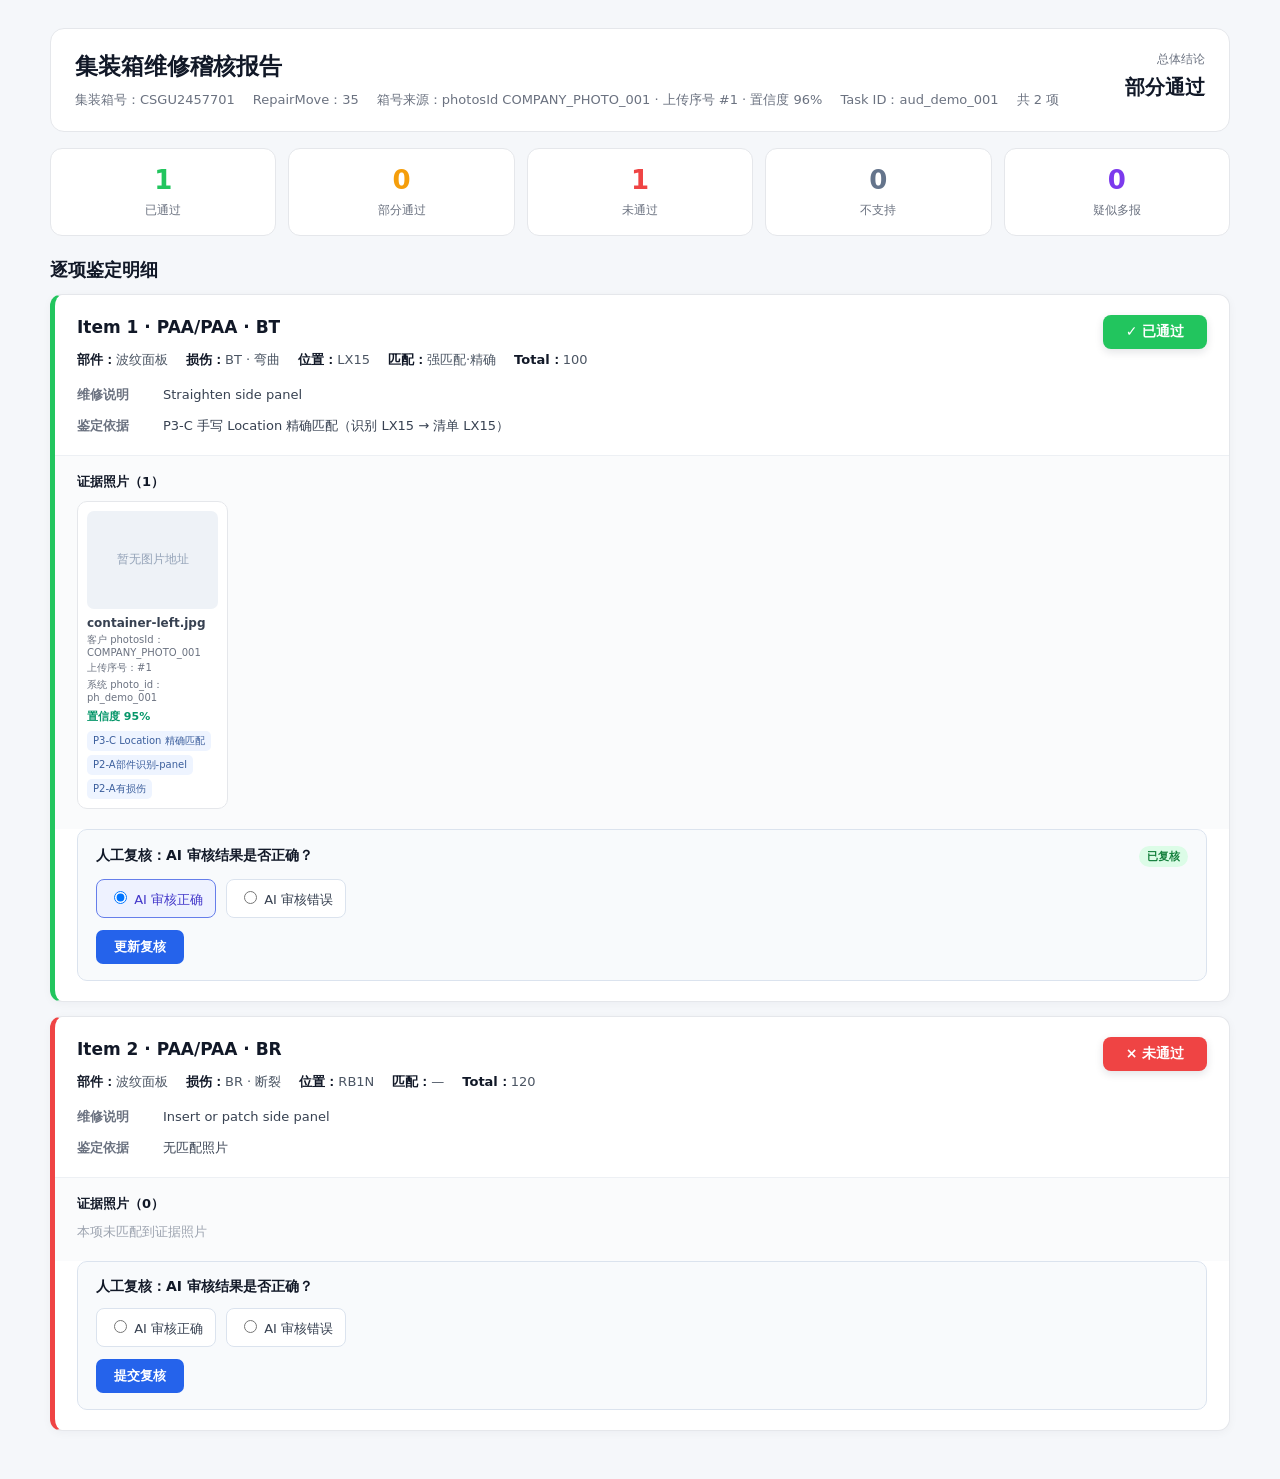
<file: partner_frontend/index.html>
<!doctype html>
<html lang="zh-CN">
<head>
  <meta charset="utf-8">
  <meta name="viewport" content="width=device-width, initial-scale=1">
  <title>稽核报告</title>
  <link rel="stylesheet" href="./styles.css">
</head>
<body>
  <main class="page-shell">
    <div id="audit-report-root" class="loading">正在加载鉴定结果…</div>
  </main>

  <script>
    // 客户后端可在返回 HTML 时覆盖此配置，或直接赋值 window.AUDIT_REPORT。
    window.AUDIT_PAGE_CONFIG = window.AUDIT_PAGE_CONFIG || {
      reportUrl: './sample-report.json',
      imageBaseUrl: '',
      // 演示环境只回显成功；正式接入请改为调用合作方自己的后端接口。
      onReviewSubmit: function (review) {
        console.log('人工复核演示数据：', review);
        return Promise.resolve();
      }
    };
  </script>
  <script src="./report-renderer.js"></script>
  <script>
    window.AuditReportRenderer.load(
      document.getElementById('audit-report-root'),
      window.AUDIT_PAGE_CONFIG,
      window.AUDIT_REPORT
    );
  </script>
</body>
</html>
</file>
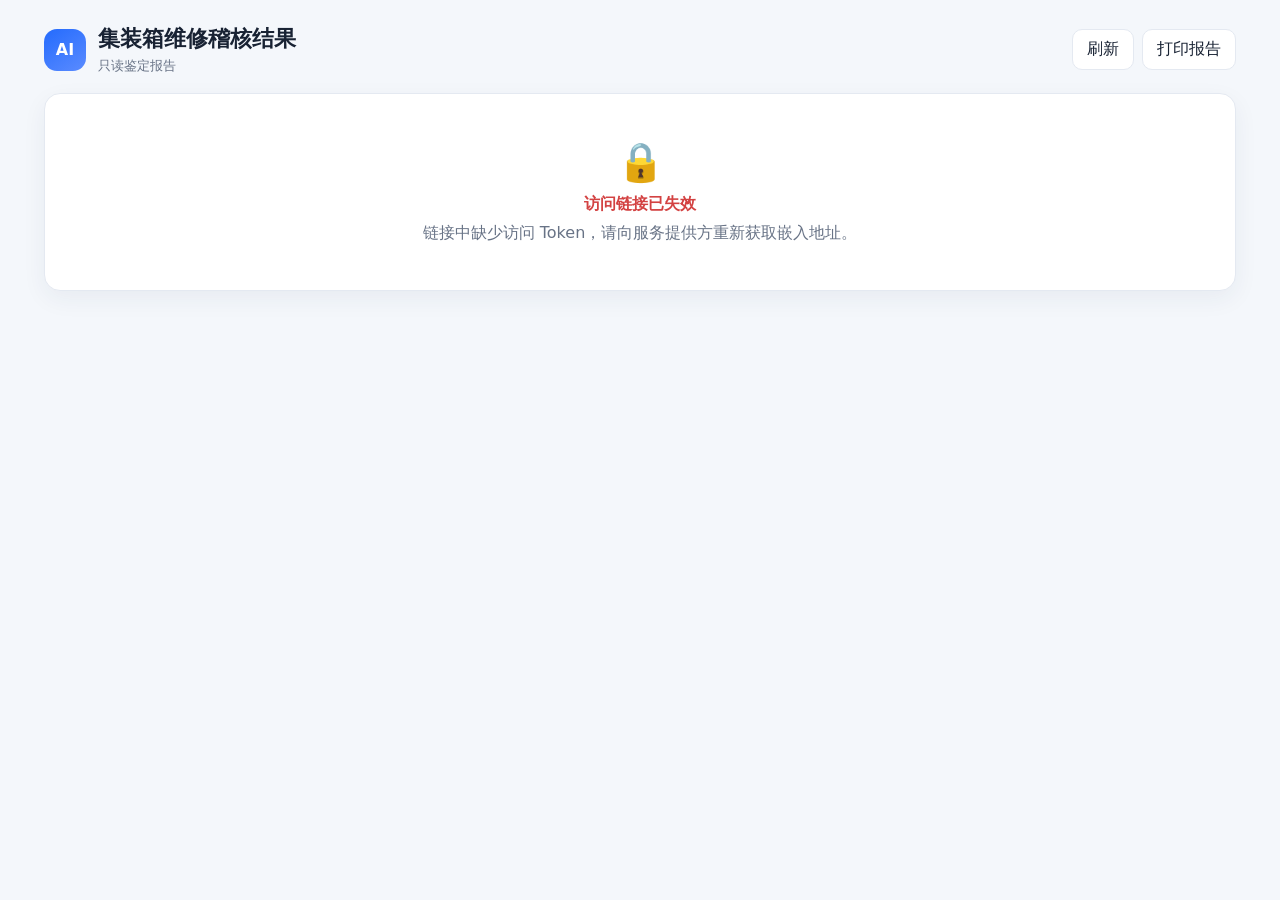
<file: static/embed.html>
<!doctype html>
<html lang="zh-CN">
<head>
  <meta charset="utf-8">
  <meta name="viewport" content="width=device-width, initial-scale=1">
  <meta name="referrer" content="no-referrer">
  <title>集装箱维修稽核结果</title>
  <style>
    :root {
      color-scheme: light;
      --bg: #f4f7fb;
      --card: #ffffff;
      --line: #e4e9f1;
      --text: #182233;
      --muted: #687386;
      --blue: #246bfd;
      --green: #0b9f6e;
      --green-bg: #e9f8f2;
      --amber: #c37a05;
      --amber-bg: #fff6df;
      --red: #d34242;
      --red-bg: #fff0f0;
      font-family: Inter, ui-sans-serif, system-ui, -apple-system, BlinkMacSystemFont,
        "Segoe UI", "PingFang SC", "Microsoft YaHei", sans-serif;
    }
    * { box-sizing: border-box; }
    body { margin: 0; background: var(--bg); color: var(--text); }
    button { font: inherit; }
    .page { max-width: 1240px; margin: 0 auto; padding: 24px; }
    .topbar { display: flex; align-items: center; justify-content: space-between; gap: 16px; margin-bottom: 18px; }
    .brand { display: flex; align-items: center; gap: 12px; }
    .brand-mark { display: grid; place-items: center; width: 42px; height: 42px; border-radius: 13px; color: white; background: linear-gradient(145deg, #246bfd, #5a8bff); font-weight: 800; }
    h1 { margin: 0; font-size: 22px; }
    .subtitle { margin-top: 3px; color: var(--muted); font-size: 13px; }
    .actions { display: flex; gap: 8px; }
    .btn { border: 1px solid var(--line); background: white; color: var(--text); padding: 9px 14px; border-radius: 10px; cursor: pointer; }
    .btn:hover { border-color: #b6c5df; background: #f9fbff; }
    .card { background: var(--card); border: 1px solid var(--line); border-radius: 16px; box-shadow: 0 8px 24px rgba(31, 50, 81, .06); }
    .hero { padding: 22px; display: grid; grid-template-columns: minmax(0, 1fr) auto; align-items: center; gap: 20px; }
    .hero-title { display: flex; align-items: center; gap: 10px; flex-wrap: wrap; }
    .container { font-weight: 800; font-size: 25px; letter-spacing: .5px; }
    .task-id { margin-top: 8px; color: var(--muted); font: 12px ui-monospace, SFMono-Regular, Menlo, monospace; word-break: break-all; }
    .badge { display: inline-flex; align-items: center; gap: 5px; border-radius: 999px; padding: 5px 10px; font-size: 12px; font-weight: 700; }
    .badge.verified, .badge.succeeded { color: var(--green); background: var(--green-bg); }
    .badge.partial, .badge.running, .badge.pending { color: var(--amber); background: var(--amber-bg); }
    .badge.missing, .badge.failed, .badge.cancelled, .badge.unsupported { color: var(--red); background: var(--red-bg); }
    .conclusion { min-width: 172px; text-align: center; border-left: 1px solid var(--line); padding-left: 24px; }
    .conclusion strong { display: block; font-size: 22px; margin-top: 5px; }
    .conclusion .verified { color: var(--green); }
    .conclusion .partial { color: var(--amber); }
    .conclusion .missing, .conclusion .failed, .conclusion .cancelled { color: var(--red); }
    .muted { color: var(--muted); }
    .progress { height: 9px; background: #edf1f7; border-radius: 99px; overflow: hidden; margin-top: 16px; }
    .progress > i { display: block; height: 100%; width: 0; background: linear-gradient(90deg, #246bfd, #6a98ff); border-radius: inherit; transition: width .35s ease; }
    .progress-meta { display: flex; justify-content: space-between; gap: 12px; margin-top: 8px; font-size: 12px; color: var(--muted); }
    .summary { display: grid; grid-template-columns: repeat(4, 1fr); gap: 12px; margin: 16px 0; }
    .stat { padding: 16px 18px; }
    .stat b { display: block; font-size: 26px; margin-top: 4px; }
    .stat .verified { color: var(--green); }
    .stat .partial { color: var(--amber); }
    .stat .missing, .stat .unsupported { color: var(--red); }
    .section-title { font-size: 17px; margin: 24px 0 12px; }
    .items { display: grid; gap: 12px; }
    .item { overflow: hidden; }
    .item-head { display: grid; grid-template-columns: 54px minmax(170px, 1.2fr) minmax(100px, .55fr) minmax(100px, .55fr) minmax(140px, 1fr) auto; gap: 14px; align-items: center; padding: 17px 18px; }
    .item-no { font-weight: 800; font-size: 17px; }
    .primary { font-weight: 750; }
    .secondary { margin-top: 3px; color: var(--muted); font-size: 12px; }
    .item-body { border-top: 1px solid var(--line); background: #fafcff; padding: 16px 18px 18px; }
    .note { padding: 11px 13px; border-radius: 10px; background: white; border: 1px solid var(--line); line-height: 1.55; font-size: 13px; }
    .evidence-title { margin: 15px 0 10px; font-weight: 700; font-size: 13px; }
    .photos { display: grid; grid-template-columns: repeat(auto-fill, minmax(145px, 1fr)); gap: 12px; }
    .photo { margin: 0; padding: 8px; border-radius: 12px; border: 1px solid var(--line); background: white; cursor: zoom-in; text-align: left; min-width: 0; }
    .photo img { width: 100%; aspect-ratio: 4/3; display: block; object-fit: cover; border-radius: 8px; background: #eef2f7; }
    .photo figcaption { margin-top: 7px; color: var(--muted); font-size: 11px; white-space: nowrap; overflow: hidden; text-overflow: ellipsis; }
    .labels { display: flex; flex-wrap: wrap; gap: 5px; margin-top: 7px; }
    .label { color: #3c5f9d; background: #eef4ff; border-radius: 5px; padding: 3px 6px; font-size: 10px; }
    .empty, .error { padding: 46px 24px; text-align: center; }
    .empty .icon, .error .icon { font-size: 38px; margin-bottom: 10px; }
    .error { color: var(--red); }
    .notice { margin-top: 12px; border: 1px solid #dce5f4; background: #f7faff; border-radius: 10px; padding: 11px 13px; color: #49607f; font-size: 12px; }
    .overlay { position: fixed; inset: 0; display: none; place-items: center; padding: 20px; background: rgba(12, 20, 33, .82); z-index: 20; cursor: zoom-out; }
    .overlay.show { display: grid; }
    .overlay img { max-width: 96vw; max-height: 94vh; object-fit: contain; border-radius: 10px; box-shadow: 0 18px 60px rgba(0,0,0,.35); }
    @media (max-width: 820px) {
      .page { padding: 14px; }
      .hero { grid-template-columns: 1fr; }
      .conclusion { text-align: left; border-left: 0; border-top: 1px solid var(--line); padding: 14px 0 0; }
      .summary { grid-template-columns: repeat(2, 1fr); }
      .item-head { grid-template-columns: 38px 1fr auto; }
      .item-head > :nth-child(3), .item-head > :nth-child(4), .item-head > :nth-child(5) { grid-column: 2 / -1; }
      .topbar { align-items: flex-start; }
      .actions { flex-direction: column; }
    }
    @media print {
      body { background: white; }
      .page { max-width: none; padding: 0; }
      .actions, .notice { display: none !important; }
      .card { box-shadow: none; break-inside: avoid; }
      .item-body { display: block !important; }
      .photo { break-inside: avoid; }
    }
  </style>
</head>
<body>
  <main class="page">
    <header class="topbar">
      <div class="brand">
        <div class="brand-mark">AI</div>
        <div><h1>集装箱维修稽核结果</h1><div class="subtitle">只读鉴定报告</div></div>
      </div>
      <div class="actions">
        <button class="btn" id="refreshBtn" type="button">刷新</button>
        <button class="btn" id="printBtn" type="button">打印报告</button>
      </div>
    </header>
    <section id="content" class="card empty" aria-live="polite">
      <div class="icon">⏳</div><div>正在验证访问凭证并加载鉴定结果…</div>
    </section>
  </main>
  <div class="overlay" id="overlay" role="dialog" aria-label="查看证据照片">
    <img id="overlayImage" alt="证据照片大图">
  </div>
  <script>
    (() => {
      'use strict';
      const content = document.getElementById('content');
      const taskId = decodeURIComponent(location.pathname.split('/').filter(Boolean).pop() || '');
      const storageKey = `audit-embed-token:${taskId}`;
      const hashParams = new URLSearchParams(location.hash.replace(/^#/, ''));
      const hashToken = hashParams.get('token') || '';
      if (hashToken) {
        sessionStorage.setItem(storageKey, hashToken);
        history.replaceState(null, '', location.pathname + location.search);
      }
      const token = hashToken || sessionStorage.getItem(storageKey) || '';
      let timer = null;
      let lastPayload = null;
      const imageUrls = new Map();

      const esc = (value) => String(value ?? '').replace(/[&<>'"]/g, char => ({
        '&': '&amp;', '<': '&lt;', '>': '&gt;', "'": '&#39;', '"': '&quot;'
      })[char]);
      const statusText = (value) => ({
        pending: '等待处理', running: '处理中', succeeded: '处理完成', failed: '处理失败',
        cancelled: '已取消', VERIFIED: '全部通过', PARTIAL: '部分通过', MISSING: '证据不足',
        verified: '已验证', partial: '部分验证', missing: '缺少证据', unsupported: '证据不支持',
        overclaimed: '疑似多报'
      })[value] || value || '未知';
      const statusClass = (value) => String(value || '').toLowerCase();
      const formatTime = (value) => value ? new Date(value).toLocaleString('zh-CN') : '—';

      async function api(path) {
        const response = await fetch(path, {
          headers: { Authorization: `Embed ${token}` },
          cache: 'no-store',
          credentials: 'omit'
        });
        const body = await response.json().catch(() => ({}));
        if (!response.ok) {
          const message = body.detail || body.error || `HTTP ${response.status}`;
          const error = new Error(message);
          error.status = response.status;
          throw error;
        }
        return body;
      }

      function fail(message, expired = false) {
        if (timer) clearTimeout(timer);
        content.className = 'card error';
        content.innerHTML = `<div class="icon">${expired ? '🔒' : '⚠️'}</div>
          <strong>${expired ? '访问链接已失效' : '无法加载鉴定结果'}</strong>
          <div class="muted" style="margin-top:8px">${esc(message)}</div>`;
      }

      function collectEvidence(item, photoMap) {
        const result = new Map();
        const add = (entry) => {
          const id = typeof entry === 'string' ? entry : entry && entry.photo_id;
          if (!id || result.has(id)) return;
          const detail = typeof entry === 'object' ? entry : {};
          result.set(id, {
            photo_id: id,
            filename: detail.photo_name || detail.filename || photoMap.get(id)?.filename || id,
            labels: Array.isArray(detail.labels) ? detail.labels : []
          });
        };
        const keys = Array.isArray(item.evidence_photos_detail) && item.evidence_photos_detail.length
          ? ['evidence_photos_detail']
          : ['matched_photos_detail', 'photo_evidence', 'matched_photos'];
        keys.forEach(key => (item[key] || []).forEach(add));
        return [...result.values()];
      }

      function renderPhoto(photo) {
        return `<figure class="photo" data-photo-id="${esc(photo.photo_id)}" tabindex="0" role="button">
          <img alt="${esc(photo.filename)}" loading="lazy">
          <figcaption title="${esc(photo.filename)}">${esc(photo.filename)}</figcaption>
          ${photo.labels.length ? `<div class="labels">${photo.labels.map(label => `<span class="label">${esc(label)}</span>`).join('')}</div>` : ''}
        </figure>`;
      }

      function renderItem(item, photoMap) {
        const status = item.verification_status || 'missing';
        const evidence = collectEvidence(item, photoMap);
        const location = item.location_code || '—';
        const component = item.component || '—';
        const componentName = item.component_name || '';
        const damage = [item.damage_code, item.damage_name].filter(Boolean).join(' · ') || '—';
        const match = item.strong_match ? '强匹配' : (item.match_source && item.match_source !== 'none' ? item.match_source : '—');
        return `<article class="card item">
          <div class="item-head">
            <div class="item-no">#${esc(item.item_no)}</div>
            <div><div class="primary">${esc(component)}</div><div class="secondary">${esc(componentName)}</div></div>
            <div><div class="primary">${esc(damage)}</div><div class="secondary">损伤类型</div></div>
            <div><div class="primary">${esc(location)}</div><div class="secondary">位置编码</div></div>
            <div><div class="primary">${esc(item.description || '—')}</div><div class="secondary">维修说明</div></div>
            <span class="badge ${statusClass(status)}">${esc(statusText(status))}</span>
          </div>
          <div class="item-body">
            <div class="note"><strong>鉴定依据：</strong>${esc(item.auditor_notes || '暂无补充说明')}
              <span class="muted"> · 匹配方式：${esc(match)}</span></div>
            <div class="evidence-title">证据照片（${evidence.length}）</div>
            ${evidence.length ? `<div class="photos">${evidence.map(renderPhoto).join('')}</div>` : '<div class="muted">本项没有匹配到证据照片</div>'}
          </div>
        </article>`;
      }

      function render(payload) {
        lastPayload = payload;
        const task = payload.task;
        const report = payload.report;
        const progress = task.progress || { current: 0, total: 10 };
        const percent = task.status === 'succeeded' ? 100 : Math.round((progress.current || 0) / (progress.total || 10) * 100);
        const recommendation = task.final_recommendation || task.status;
        const photoMap = new Map((task.photos || []).map(photo => [photo.photo_id, photo]));
        (report?.photos || []).forEach(photo => photoMap.set(photo.photo_id, photo));
        const summary = report?.verification_summary || {};
        const items = report?.item_verifications || [];

        content.className = '';
        content.innerHTML = `<section class="card hero">
          <div>
            <div class="hero-title"><span class="container">${esc(task.container_number || '等待识别箱号')}</span>
              <span class="badge ${statusClass(task.status)}">${esc(statusText(task.status))}</span></div>
            <div class="task-id">${esc(task.task_id)}</div>
            <div class="progress"><i style="width:${percent}%"></i></div>
            <div class="progress-meta"><span>${esc(progress.detail || statusText(task.status))}</span><span>${percent}%</span></div>
          </div>
          <div class="conclusion"><span class="muted">总体结论</span><strong class="${statusClass(recommendation)}">${esc(statusText(recommendation))}</strong></div>
        </section>
        ${task.status === 'failed' ? `<section class="card error" style="margin-top:16px"><strong>${esc(task.error?.code || '处理失败')}</strong><div style="margin-top:6px">${esc(task.error?.message || '')}</div></section>` : ''}
        ${report ? `<section class="summary">
          <div class="card stat"><span class="muted">已验证</span><b class="verified">${Number(summary.verified || 0)}</b></div>
          <div class="card stat"><span class="muted">部分验证</span><b class="partial">${Number(summary.partial || 0)}</b></div>
          <div class="card stat"><span class="muted">缺少证据</span><b class="missing">${Number(summary.missing || 0)}</b></div>
          <div class="card stat"><span class="muted">证据不支持</span><b class="unsupported">${Number(summary.unsupported || 0) + Number(summary.overclaimed || 0)}</b></div>
        </section>
        <h2 class="section-title">逐项鉴定明细（${items.length}）</h2>
        <section class="items">${items.map(item => renderItem(item, photoMap)).join('')}</section>` :
        `<section class="card empty" style="margin-top:16px"><div class="icon">🔄</div><div>任务仍在处理中，页面会自动刷新</div></section>`}
        <div class="notice">此页面为只读鉴定结果，不提供修改、删除或取消操作。生成时间：${esc(formatTime(task.finished_at || task.updated_at))}</div>`;
        loadVisibleImages();
      }

      async function loadImage(element) {
        const id = element.dataset.photoId;
        const img = element.querySelector('img');
        if (!id || img.dataset.loaded) return;
        img.dataset.loaded = '1';
        try {
          let url = imageUrls.get(id);
          if (!url) {
            const response = await fetch(`/api/v1/embed/audits/${encodeURIComponent(taskId)}/photos/${encodeURIComponent(id)}`, {
              headers: { Authorization: `Embed ${token}` }, cache: 'no-store', credentials: 'omit'
            });
            if (!response.ok) throw new Error(`HTTP ${response.status}`);
            url = URL.createObjectURL(await response.blob());
            imageUrls.set(id, url);
          }
          img.src = url;
        } catch (_) {
          img.alt = '照片加载失败';
        }
      }

      function loadVisibleImages() {
        document.querySelectorAll('.photo[data-photo-id]').forEach(element => {
          loadImage(element);
          element.addEventListener('click', async () => {
            await loadImage(element);
            const src = element.querySelector('img').src;
            if (src) {
              document.getElementById('overlayImage').src = src;
              document.getElementById('overlay').classList.add('show');
            }
          });
          element.addEventListener('keydown', event => {
            if (event.key === 'Enter' || event.key === ' ') element.click();
          });
        });
      }

      async function refresh() {
        if (!token) {
          fail('链接中缺少访问 Token，请向服务提供方重新获取嵌入地址。', true);
          return;
        }
        try {
          const payload = await api(`/api/v1/embed/audits/${encodeURIComponent(taskId)}`);
          render(payload);
          if (['pending', 'running'].includes(payload.task.status)) {
            timer = setTimeout(refresh, 4000);
          }
        } catch (error) {
          const expired = error.status === 401 || error.status === 403;
          fail(expired ? 'Token 无效、已过期或不属于此任务，请重新申请链接。' : error.message, expired);
        }
      }

      document.getElementById('refreshBtn').addEventListener('click', () => {
        if (timer) clearTimeout(timer);
        refresh();
      });
      document.getElementById('printBtn').addEventListener('click', async () => {
        if (!lastPayload?.report) return;
        await Promise.all([...document.querySelectorAll('.photo[data-photo-id]')].map(loadImage));
        window.print();
      });
      document.getElementById('overlay').addEventListener('click', event => event.currentTarget.classList.remove('show'));
      window.addEventListener('beforeunload', () => imageUrls.forEach(url => URL.revokeObjectURL(url)));
      refresh();
    })();
  </script>
</body>
</html>
</file>
<file: partner_frontend/styles.css>
:root {
  color-scheme: light;
  --page-bg: #f5f7fa;
  --card-bg: #ffffff;
  --line: #e5e7eb;
  --text: #111827;
  --muted: #6b7280;
  --green: #22c55e;
  --amber: #f59e0b;
  --red: #ef4444;
  --gray: #64748b;
  --purple: #7c3aed;
  font-family: Inter, ui-sans-serif, system-ui, -apple-system, BlinkMacSystemFont,
    "Segoe UI", "PingFang SC", "Microsoft YaHei", sans-serif;
}

* { box-sizing: border-box; }
body { margin: 0; background: var(--page-bg); color: var(--text); }
.page-shell { width: min(1180px, calc(100% - 32px)); margin: 0 auto; padding: 28px 0 48px; }
.loading, .error-state { padding: 56px 24px; text-align: center; color: var(--muted); }
.error-state { color: var(--red); }

.report-head {
  display: flex;
  align-items: flex-start;
  justify-content: space-between;
  gap: 22px;
  padding: 22px 24px;
  border: 1px solid var(--line);
  border-radius: 14px;
  background: var(--card-bg);
}
.report-head h1 { margin: 0; font-size: 23px; }
.report-meta { display: flex; flex-wrap: wrap; gap: 8px 18px; margin-top: 9px; color: var(--muted); font-size: 13px; }
.overall-result { min-width: 120px; text-align: right; }
.overall-result span { display: block; margin-bottom: 6px; color: var(--muted); font-size: 12px; }
.overall-result strong { font-size: 20px; }

.summary-grid { display: grid; grid-template-columns: repeat(5, 1fr); gap: 12px; margin: 16px 0 22px; }
.summary-card { padding: 16px; border: 1px solid var(--line); border-radius: 12px; background: var(--card-bg); text-align: center; }
.summary-card b { display: block; margin-bottom: 4px; font-size: 26px; }
.summary-card span { color: var(--muted); font-size: 12px; }
.summary-card.verified b { color: var(--green); }
.summary-card.partial b { color: var(--amber); }
.summary-card.missing b { color: var(--red); }
.summary-card.unsupported b { color: var(--gray); }
.summary-card.overclaimed b { color: var(--purple); }

.section-heading { margin: 0 0 12px; font-size: 18px; }
.verification-list { display: grid; gap: 14px; }
.verification-card {
  --result-color: var(--gray);
  overflow: hidden;
  border: 1px solid var(--line);
  border-left: 5px solid var(--result-color);
  border-radius: 12px;
  background: var(--card-bg);
  box-shadow: 0 2px 10px rgba(15, 23, 42, .04);
}
.verification-card.status-verified { --result-color: var(--green); }
.verification-card.status-partial { --result-color: var(--amber); }
.verification-card.status-missing { --result-color: var(--red); }
.verification-card.status-unsupported { --result-color: var(--gray); }
.verification-card.status-overclaimed { --result-color: var(--purple); }
.item-head { display: flex; justify-content: space-between; align-items: flex-start; gap: 24px; padding: 20px 22px 14px; }
.item-title { font-size: 17px; font-weight: 750; line-height: 1.45; }
.facts { display: flex; flex-wrap: wrap; gap: 7px 18px; margin-top: 10px; color: #4b5563; font-size: 13px; line-height: 1.6; }
.facts b { color: var(--text); font-weight: 600; }
.result-badge { min-width: 104px; padding: 8px 14px; border-radius: 8px; background: var(--result-color); color: #fff; text-align: center; font-size: 14px; font-weight: 700; white-space: nowrap; box-shadow: 0 3px 9px rgba(15, 23, 42, .12); }
.item-text { display: grid; gap: 8px; padding: 0 22px 18px; color: #374151; font-size: 13px; line-height: 1.7; }
.text-row { display: grid; grid-template-columns: 76px minmax(0, 1fr); gap: 10px; }
.text-label { color: var(--muted); font-weight: 600; }
.evidence { padding: 17px 22px 20px; border-top: 1px solid #edf0f4; background: #fafbfc; }
.evidence-title { margin-bottom: 10px; font-size: 13px; font-weight: 700; }
.empty { color: #9ca3af; font-size: 13px; }
.photos { display: grid; grid-template-columns: repeat(auto-fill, minmax(150px, 1fr)); gap: 12px; }
.photo-card { min-width: 0; padding: 9px; border: 1px solid var(--line); border-radius: 10px; background: #fff; }
.photo-card img { width: 100%; aspect-ratio: 4 / 3; display: block; object-fit: cover; border-radius: 7px; background: #eef2f7; }
.photo-placeholder { aspect-ratio: 4 / 3; display: grid; place-items: center; border-radius: 7px; background: #eef2f7; color: #94a3b8; font-size: 12px; }
.photo-name { margin-top: 7px; overflow: hidden; color: #374151; font-size: 12px; font-weight: 600; text-overflow: ellipsis; white-space: nowrap; }
.photo-id { margin-top: 3px; overflow-wrap: anywhere; color: var(--muted); font-size: 10px; }
.labels { display: flex; flex-wrap: wrap; gap: 4px; margin-top: 7px; }
.label { padding: 3px 6px; border-radius: 5px; background: #eef4ff; color: #3c5f9d; font-size: 10px; }
.confidence { margin-top: 6px; color: #059669; font-size: 11px; font-weight: 650; }
.manual-review { margin: 0 22px 20px; padding: 16px 18px; border: 1px solid #dbe3ee; border-radius: 10px; background: #f8fafc; }
.manual-review-head { display: flex; justify-content: space-between; align-items: center; gap: 12px; margin-bottom: 12px; font-size: 14px; }
.manual-review-head span { padding: 3px 8px; border-radius: 999px; background: #dcfce7; color: #15803d; font-size: 11px; font-weight: 650; }
.manual-review-options { display: flex; flex-wrap: wrap; gap: 10px; }
.manual-review-options label { padding: 8px 12px; border: 1px solid #dbe3ee; border-radius: 8px; background: #fff; color: #374151; font-size: 13px; cursor: pointer; }
.manual-review-options label:has(input:checked) { border-color: #667eea; background: #eef2ff; color: #4338ca; }
.manual-review-reason { margin-top: 12px; }
.manual-review-reason[hidden] { display: none; }
.manual-review-reason label { display: block; margin-bottom: 6px; color: #4b5563; font-size: 12px; font-weight: 600; }
.manual-review-reason textarea { width: 100%; min-height: 72px; resize: vertical; padding: 9px 10px; border: 1px solid #d1d5db; border-radius: 8px; font: inherit; font-size: 13px; }
.manual-review-actions { display: flex; align-items: center; gap: 12px; margin-top: 12px; }
.manual-review-actions button { padding: 8px 18px; border: 0; border-radius: 7px; background: #2563eb; color: #fff; font-weight: 650; cursor: pointer; }
.manual-review-actions button:disabled { opacity: .55; cursor: wait; }
.manual-review-actions small { color: var(--muted); }
.manual-review-actions small.success { color: #15803d; }
.manual-review-actions small.error { color: #dc2626; }

@media (max-width: 820px) {
  .summary-grid { grid-template-columns: repeat(2, 1fr); }
  .summary-card:last-child { grid-column: 1 / -1; }
}
@media (max-width: 620px) {
  .page-shell { width: min(100% - 20px, 1180px); padding-top: 10px; }
  .report-head { padding: 17px; }
  .report-head h1 { font-size: 19px; }
  .overall-result { min-width: 92px; }
  .overall-result strong { font-size: 16px; }
  .item-head { gap: 12px; padding: 16px 16px 12px; }
  .item-title { font-size: 15px; }
  .result-badge { min-width: auto; padding: 7px 10px; font-size: 12px; }
  .item-text { padding: 0 16px 15px; }
  .text-row { grid-template-columns: 68px minmax(0, 1fr); }
  .evidence { padding: 15px 16px 17px; }
  .photos { grid-template-columns: repeat(2, minmax(0, 1fr)); }
  .manual-review { margin: 0 16px 16px; padding: 14px; }
}

@media print {
  body { background: #fff; }
  .page-shell { width: 100%; padding: 0; }
  .verification-card, .report-head, .summary-card { break-inside: avoid; box-shadow: none; }
}
</file>
